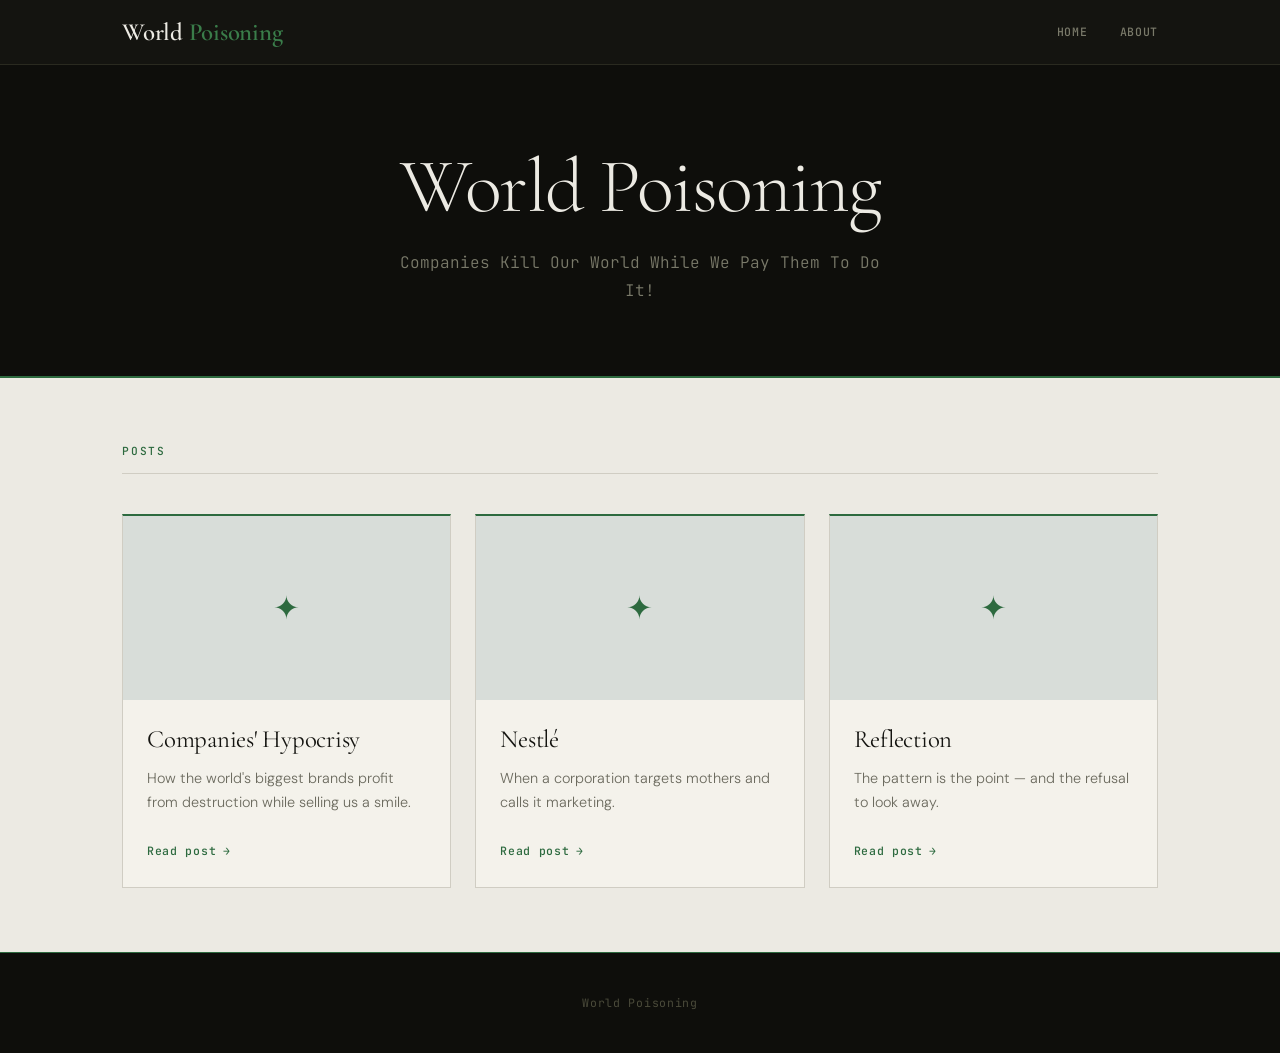
<file: index.html>
<!DOCTYPE html>
<html lang="en">
<head>
  <meta charset="UTF-8" />
  <meta name="viewport" content="width=device-width, initial-scale=1.0" />
  <title>World Poisoning</title>
  <link rel="stylesheet" href="style.css" />
</head>
<body>

  <header class="site-header">
    <div class="header-inner">
      <a href="index.html" class="site-logo">World <span>Poisoning</span></a>
      <nav>
        <ul class="site-nav">
          <li><a href="index.html">Home</a></li>
          <li><a href="about.html">About</a></li>
        </ul>
      </nav>
    </div>
  </header>

  <section class="hero">
    <h1>World Poisoning</h1>
    <p>Companies Kill Our World While We Pay Them To Do It!</p>
  </section>

  <main class="posts-section">
    <p class="section-label">Posts</p>

    <div class="posts-grid">

      <!-- POST 1 -->
      <a href="companies-hypocrisy.html" class="post-card">
        <div class="card-img no-image">✦</div>
        <div class="card-body">
          <h2 class="card-title">Companies' Hypocrisy</h2>
          <p class="card-excerpt">How the world's biggest brands profit from destruction while selling us a smile.</p>
          <span class="card-link">Read post</span>
        </div>
      </a>

      <!-- POST 2 -->
      <a href="nestle.html" class="post-card">
        <div class="card-img no-image">✦</div>
        <div class="card-body">
          <h2 class="card-title">Nestlé</h2>
          <p class="card-excerpt">When a corporation targets mothers and calls it marketing.</p>
          <span class="card-link">Read post</span>
        </div>
      </a>

      <!-- POST 3 -->
      <a href="reflection.html" class="post-card">
        <div class="card-img no-image">✦</div>
        <div class="card-body">
          <h2 class="card-title">Reflection</h2>
          <p class="card-excerpt">The pattern is the point — and the refusal to look away.</p>
          <span class="card-link">Read post</span>
        </div>
      </a>

      <!-- TO ADD A NEW POST: copy one block above, paste it here,
           change the href, title, and description -->

    </div>
  </main>

  <footer class="site-footer">
    <p>World Poisoning</p>
  </footer>

</body>
</html>
</file>
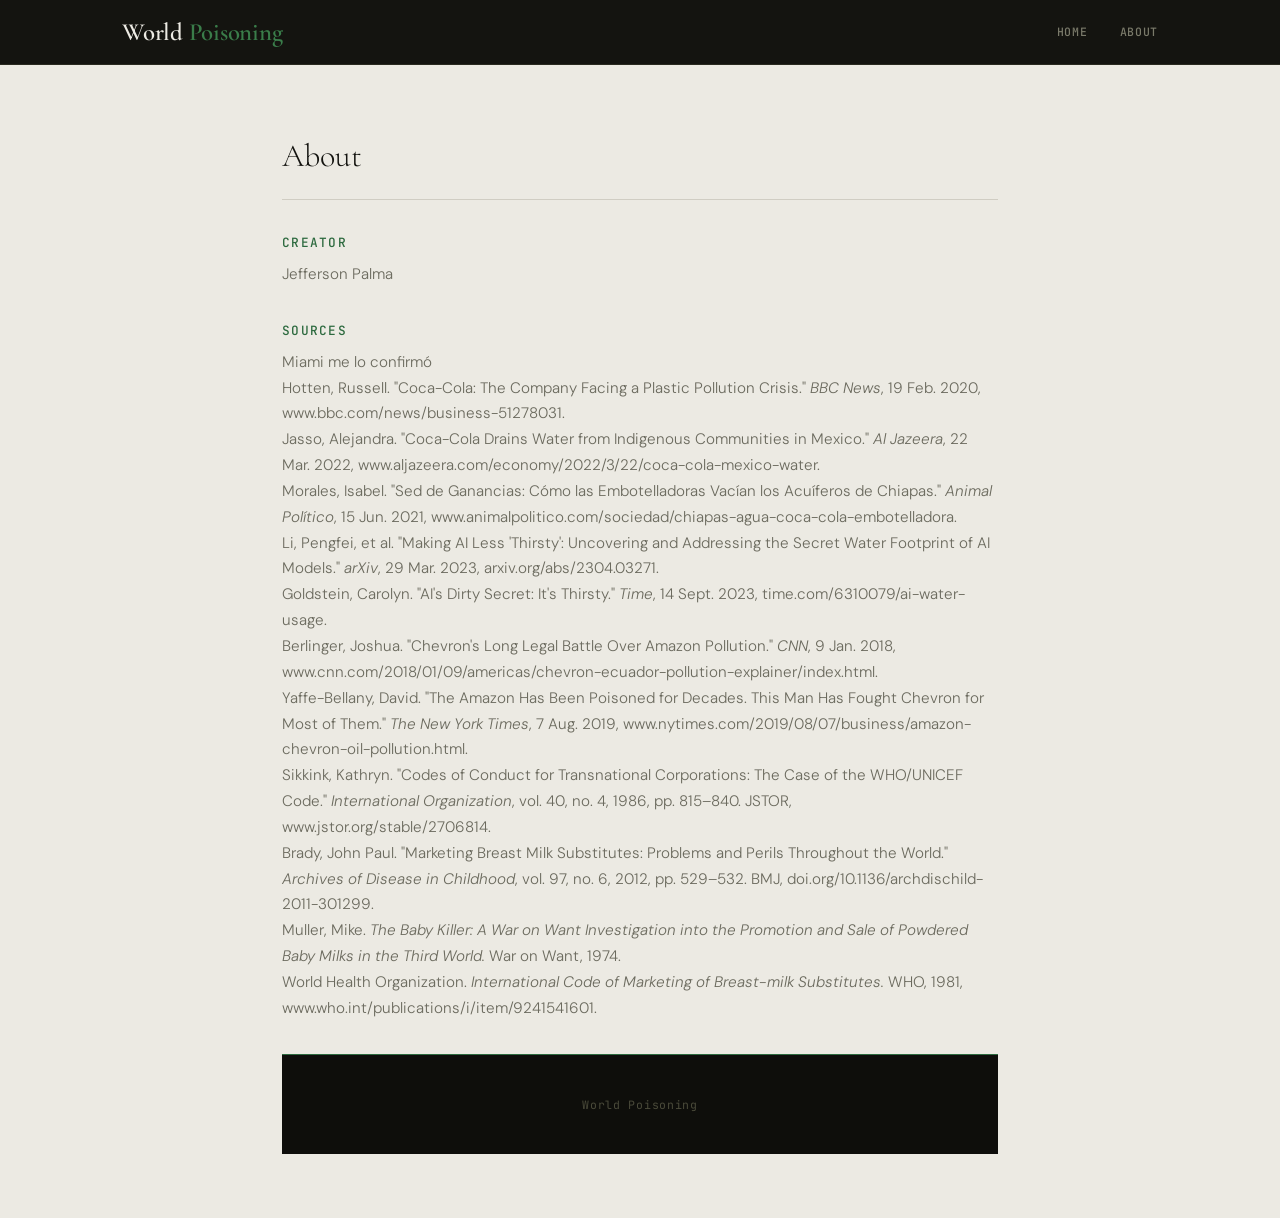
<file: about.html>
<!DOCTYPE html>
<html lang="en">
<head>
  <meta charset="UTF-8" />
  <meta name="viewport" content="width=device-width, initial-scale=1.0" />
  <title>About — World Poisoning</title>
  <link rel="stylesheet" href="style.css" />
</head>
<body>

  <header class="site-header">
    <div class="header-inner">
      <a href="index.html" class="site-logo">World <span>Poisoning</span></a>
      <nav>
        <ul class="site-nav">
          <li><a href="index.html">Home</a></li>
          <li><a href="about.html">About</a></li>
        </ul>
      </nav>
    </div>
  </header>

  <section class="about-section">
    <h2>About</h2>

    <div class="about-block">
      <h3>Creator</h3>
      <p>Jefferson Palma</p>
    </div>

 <div class="about-block">
  <h3>Sources</h3>
  <p>Miami me lo confirmó</p>

  <p>Hotten, Russell. "Coca-Cola: The Company Facing a Plastic Pollution Crisis." <em>BBC News</em>, 19 Feb. 2020, <a href="https://www.bbc.com/news/business-51278031">www.bbc.com/news/business-51278031</a>.</p>

  <p>Jasso, Alejandra. "Coca-Cola Drains Water from Indigenous Communities in Mexico." <em>Al Jazeera</em>, 22 Mar. 2022, <a href="https://www.aljazeera.com/economy/2022/3/22/coca-cola-mexico-water">www.aljazeera.com/economy/2022/3/22/coca-cola-mexico-water</a>.</p>

  <p>Morales, Isabel. "Sed de Ganancias: Cómo las Embotelladoras Vacían los Acuíferos de Chiapas." <em>Animal Político</em>, 15 Jun. 2021, <a href="https://www.animalpolitico.com/sociedad/chiapas-agua-coca-cola-embotelladora">www.animalpolitico.com/sociedad/chiapas-agua-coca-cola-embotelladora</a>.</p>

  <p>Li, Pengfei, et al. "Making AI Less 'Thirsty': Uncovering and Addressing the Secret Water Footprint of AI Models." <em>arXiv</em>, 29 Mar. 2023, <a href="https://arxiv.org/abs/2304.03271">arxiv.org/abs/2304.03271</a>.</p>

  <p>Goldstein, Carolyn. "AI's Dirty Secret: It's Thirsty." <em>Time</em>, 14 Sept. 2023, <a href="https://time.com/6310079/ai-water-usage/">time.com/6310079/ai-water-usage</a>.</p>

  <p>Berlinger, Joshua. "Chevron's Long Legal Battle Over Amazon Pollution." <em>CNN</em>, 9 Jan. 2018, <a href="https://www.cnn.com/2018/01/09/americas/chevron-ecuador-pollution-explainer/index.html">www.cnn.com/2018/01/09/americas/chevron-ecuador-pollution-explainer/index.html</a>.</p>

  <p>Yaffe-Bellany, David. "The Amazon Has Been Poisoned for Decades. This Man Has Fought Chevron for Most of Them." <em>The New York Times</em>, 7 Aug. 2019, <a href="https://www.nytimes.com/2019/08/07/business/amazon-chevron-oil-pollution.html">www.nytimes.com/2019/08/07/business/amazon-chevron-oil-pollution.html</a>.</p>

  <p>Sikkink, Kathryn. "Codes of Conduct for Transnational Corporations: The Case of the WHO/UNICEF Code." <em>International Organization</em>, vol. 40, no. 4, 1986, pp. 815–840. JSTOR, <a href="https://www.jstor.org/stable/2706814">www.jstor.org/stable/2706814</a>.</p>

  <p>Brady, John Paul. "Marketing Breast Milk Substitutes: Problems and Perils Throughout the World." <em>Archives of Disease in Childhood</em>, vol. 97, no. 6, 2012, pp. 529–532. BMJ, <a href="https://doi.org/10.1136/archdischild-2011-301299">doi.org/10.1136/archdischild-2011-301299</a>.</p>

  <p>Muller, Mike. <em>The Baby Killer: A War on Want Investigation into the Promotion and Sale of Powdered Baby Milks in the Third World.</em> War on Want, 1974.</p>

  <p>World Health Organization. <em>International Code of Marketing of Breast-milk Substitutes.</em> WHO, 1981, <a href="https://www.who.int/publications/i/item/9241541601">www.who.int/publications/i/item/9241541601</a>.</p>
</div>

<footer class="site-footer">
  <p>World Poisoning</p>
</footer>
</body>
</html>
</file>
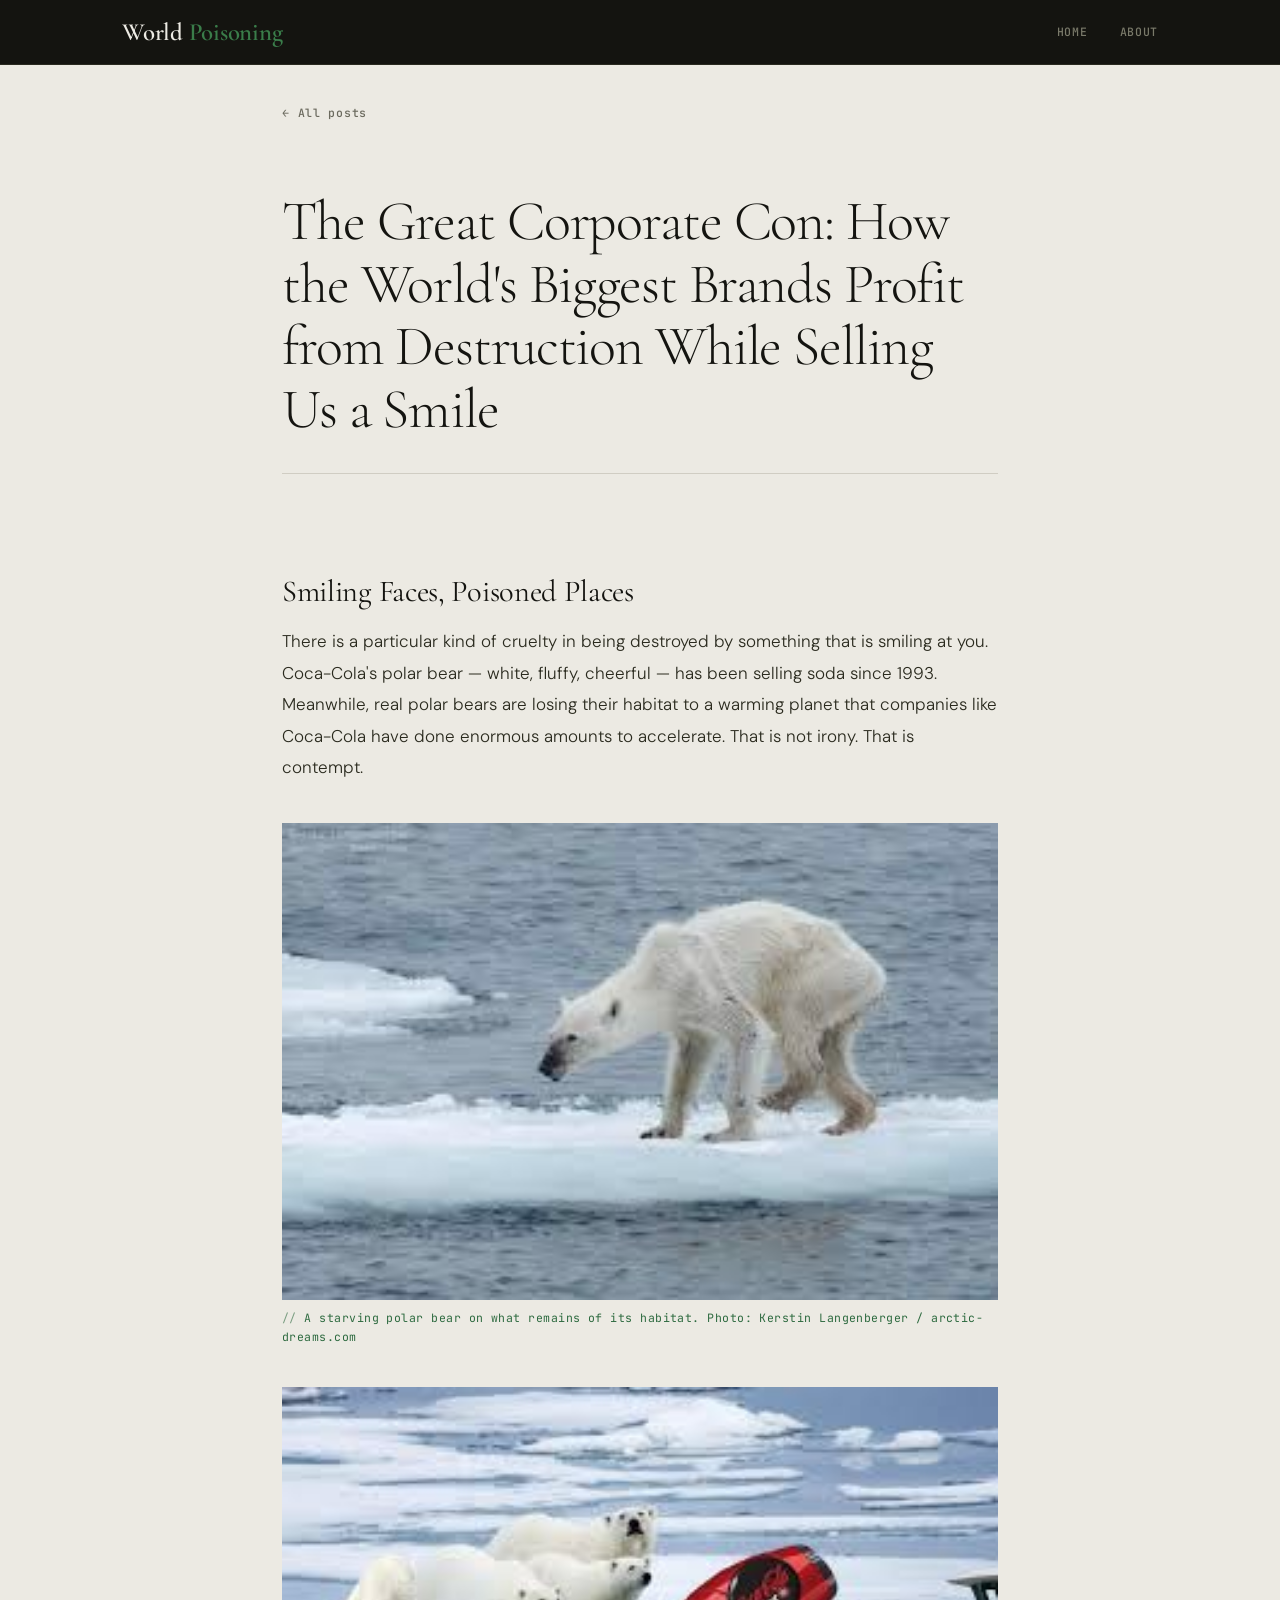
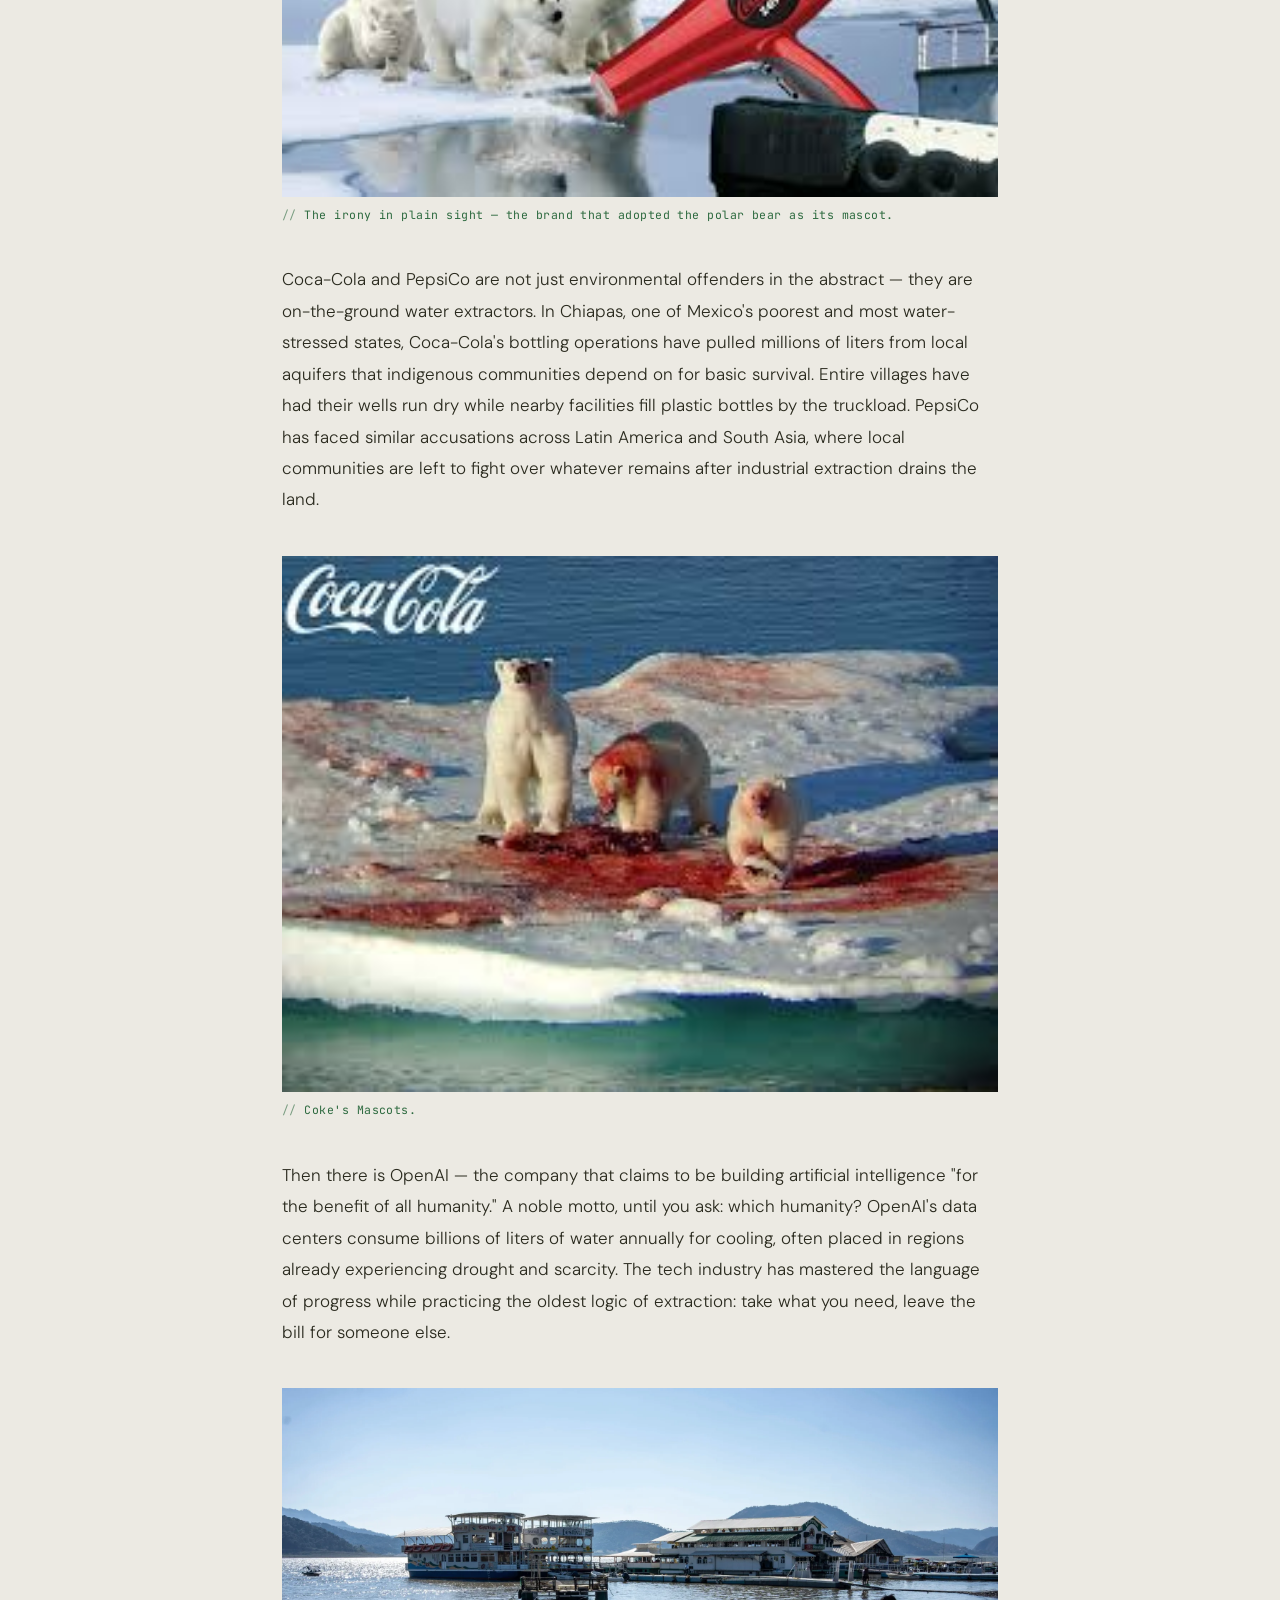
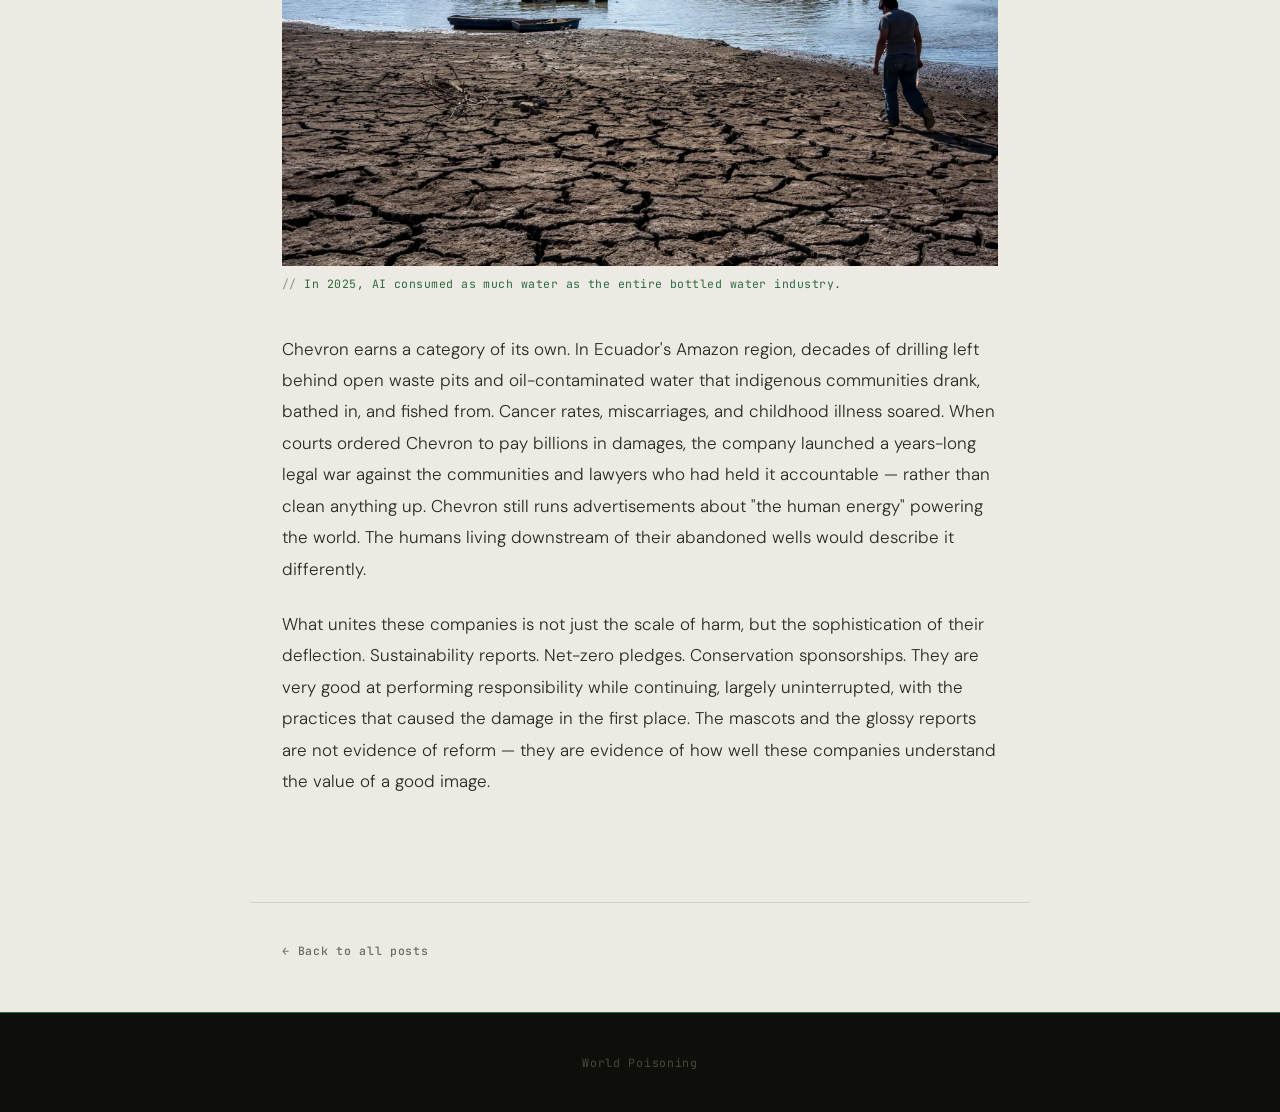
<file: companies-hypocrisy.html>
<!DOCTYPE html>
<html lang="en">
<head>
  <meta charset="UTF-8" />
  <meta name="viewport" content="width=device-width, initial-scale=1.0" />
  <title>Companies' Hypocrisy — World Poisoning</title>
  <link rel="stylesheet" href="style.css" />
</head>
<body>

  <header class="site-header">
    <div class="header-inner">
      <a href="index.html" class="site-logo">World <span>Poisoning</span></a>
      <nav>
        <ul class="site-nav">
          <li><a href="index.html">Home</a></li>
          <li><a href="about.html">About</a></li>
        </ul>
      </nav>
    </div>
  </header>

  <div class="back-wrap">
    <a href="index.html" class="back-link">All posts</a>
  </div>

  <header class="post-header">
    <h1 class="post-title">The Great Corporate Con: How the World's Biggest Brands Profit from Destruction While Selling Us a Smile</h1>
  </header>

  <article class="post-body">

    <h2>Smiling Faces, Poisoned Places</h2>

    <p>
      There is a particular kind of cruelty in being destroyed by something that is smiling at you.
      Coca-Cola's polar bear — white, fluffy, cheerful — has been selling soda since 1993. Meanwhile,
      real polar bears are losing their habitat to a warming planet that companies like Coca-Cola have
      done enormous amounts to accelerate. That is not irony. That is contempt.
    </p>

    <figure>
      <img src="img/skinny.jpeg" alt="A severely emaciated polar bear standing on a shrinking ice floe" />
      <figcaption>A starving polar bear on what remains of its habitat. Photo: Kerstin Langenberger / arctic-dreams.com</figcaption>
    </figure>

    <figure>
      <img src="img/melting.jpeg" alt="Satirical image of a Coca-Cola branded hairdryer pointed at polar bears on ice" />
      <figcaption>The irony in plain sight — the brand that adopted the polar bear as its mascot.</figcaption>
    </figure>

    <p>
      Coca-Cola and PepsiCo are not just environmental offenders in the abstract — they are on-the-ground
      water extractors. In Chiapas, one of Mexico's poorest and most water-stressed states, Coca-Cola's
      bottling operations have pulled millions of liters from local aquifers that indigenous communities
      depend on for basic survival. Entire villages have had their wells run dry while nearby facilities
      fill plastic bottles by the truckload. PepsiCo has faced similar accusations across Latin America
      and South Asia, where local communities are left to fight over whatever remains after industrial
      extraction drains the land.
    </p>

    <figure>
      <img src="img/cocaoso.jpeg" alt="Cracked, dried lake bed with boats stranded in shallow water" />
      <figcaption>Coke's Mascots.</figcaption>
    </figure>

    <p>
      Then there is OpenAI — the company that claims to be building artificial intelligence "for the benefit
      of all humanity." A noble motto, until you ask: which humanity? OpenAI's data centers consume billions
      of liters of water annually for cooling, often placed in regions already experiencing drought and
      scarcity. The tech industry has mastered the language of progress while practicing the oldest logic
      of extraction: take what you need, leave the bill for someone else.
    </p>

    <figure>
      <img src="img/waterless.jpeg" alt="Statistic: In 2025, AI used as much water as the entire bottled water industry" />
      <figcaption>In 2025, AI consumed as much water as the entire bottled water industry.</figcaption>
    </figure>

    <p>
      Chevron earns a category of its own. In Ecuador's Amazon region, decades of drilling left behind
      open waste pits and oil-contaminated water that indigenous communities drank, bathed in, and fished
      from. Cancer rates, miscarriages, and childhood illness soared. When courts ordered Chevron to pay
      billions in damages, the company launched a years-long legal war against the communities and lawyers
      who had held it accountable — rather than clean anything up. Chevron still runs advertisements about
      "the human energy" powering the world. The humans living downstream of their abandoned wells would
      describe it differently.
    </p>

    <p>
      What unites these companies is not just the scale of harm, but the sophistication of their deflection.
      Sustainability reports. Net-zero pledges. Conservation sponsorships. They are very good at performing
      responsibility while continuing, largely uninterrupted, with the practices that caused the damage in
      the first place. The mascots and the glossy reports are not evidence of reform — they are evidence
      of how well these companies understand the value of a good image.
    </p>

  </article>

  <hr class="post-divider" />

  <div class="back-wrap" style="padding-bottom: 3rem;">
    <a href="index.html" class="back-link">Back to all posts</a>
  </div>

  <footer class="site-footer">
    <p>World Poisoning</p>
  </footer>

</body>
</html>
</file>
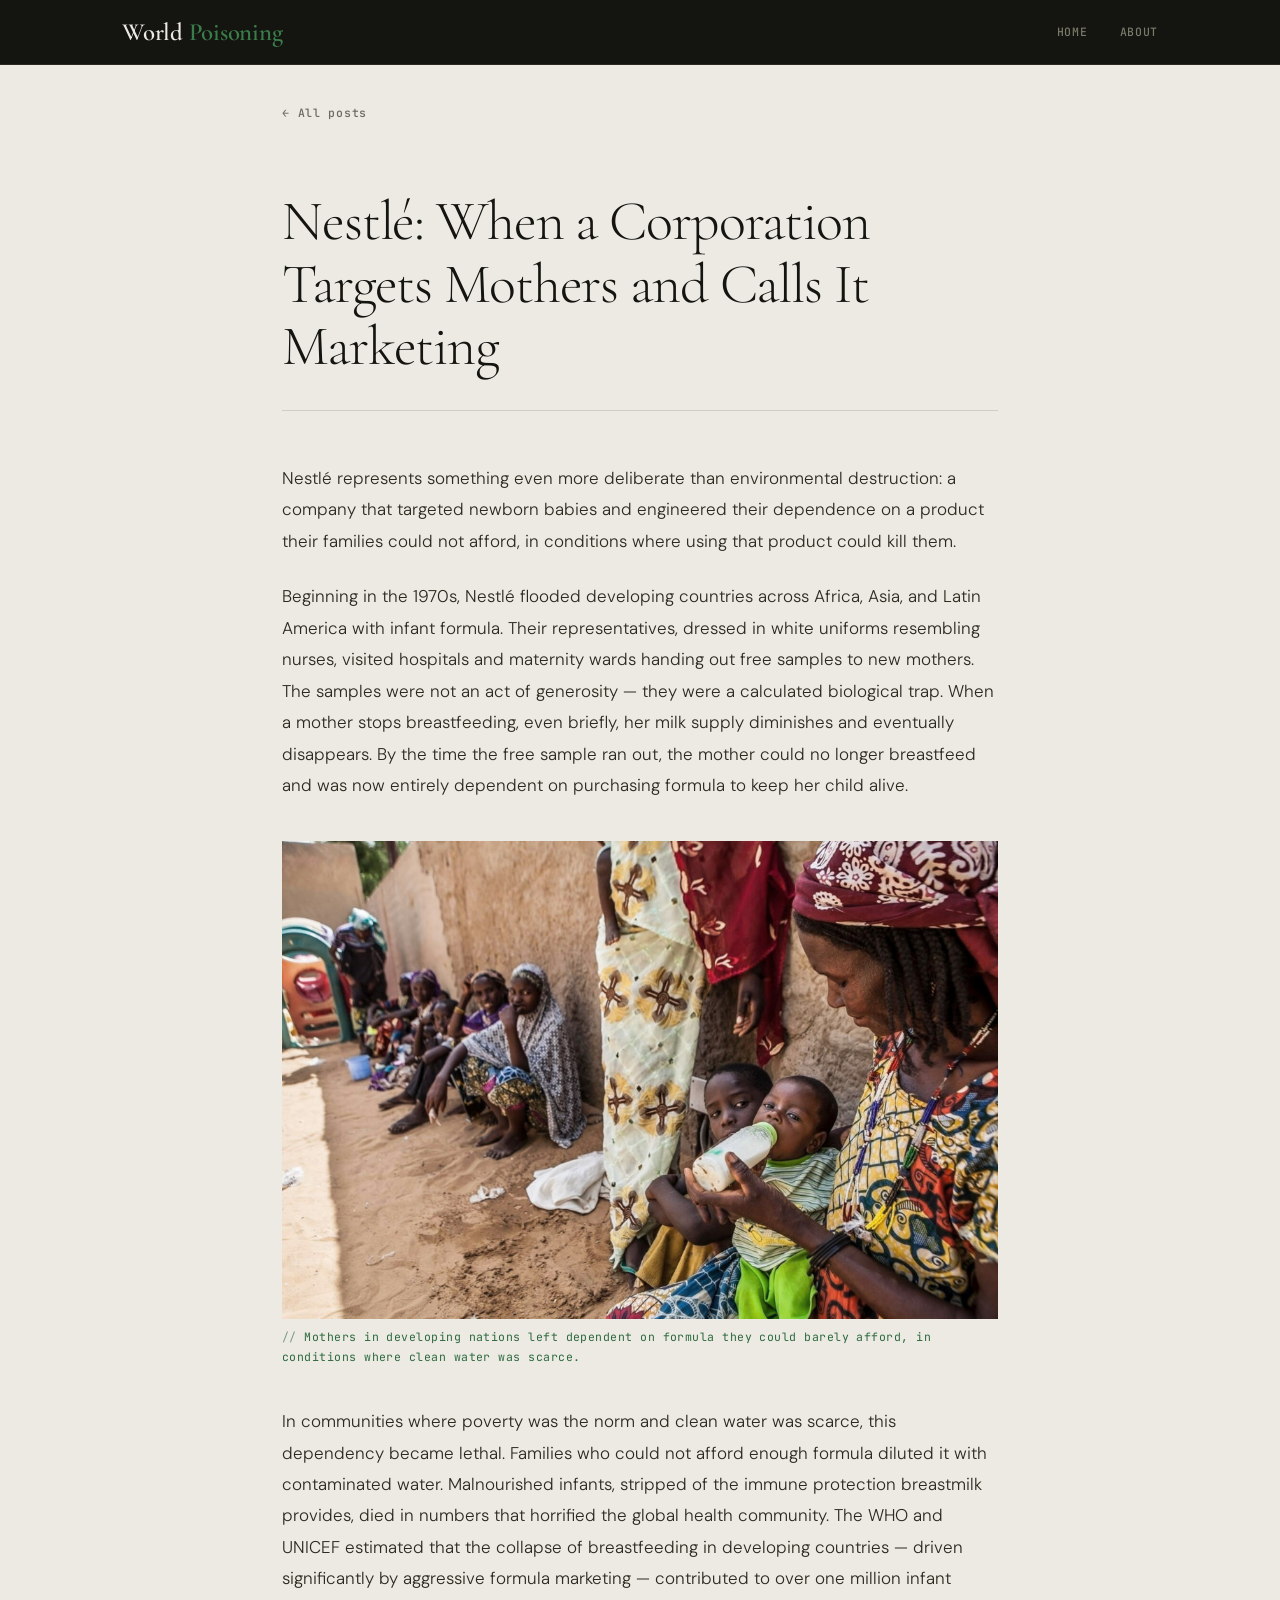
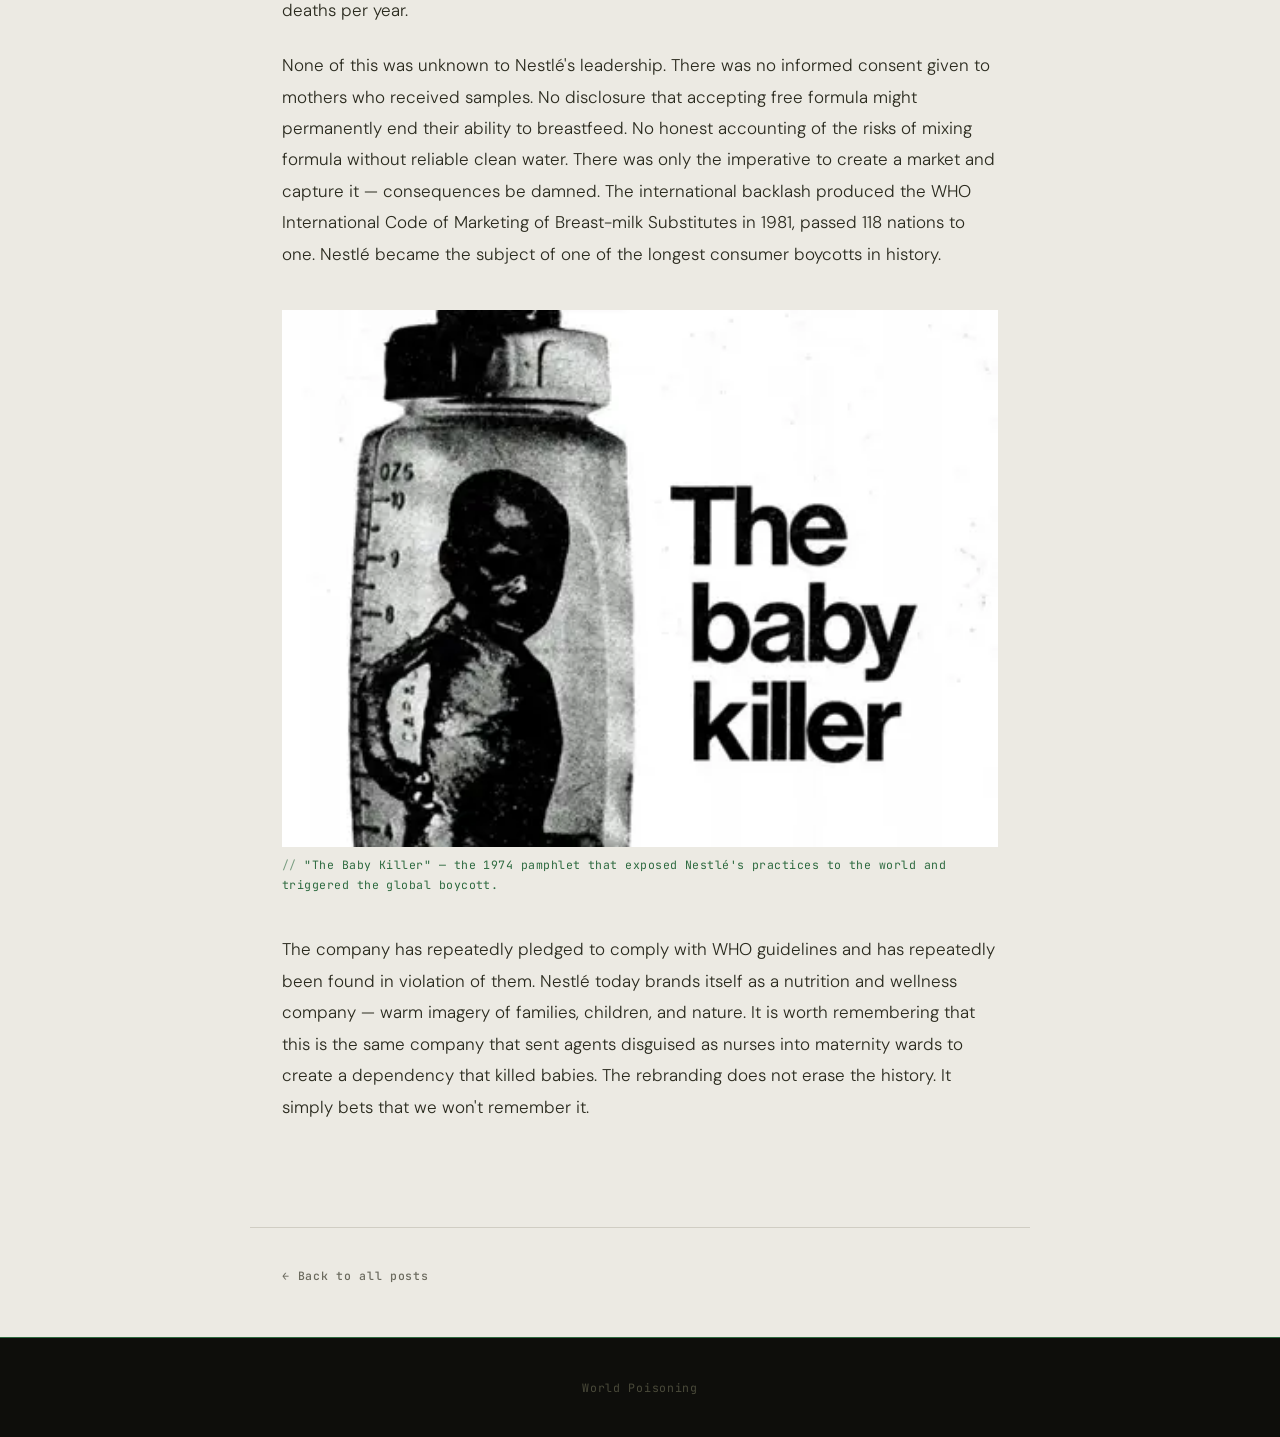
<file: nestle.html>
<!DOCTYPE html>
<html lang="en">
<head>
  <meta charset="UTF-8" />
  <meta name="viewport" content="width=device-width, initial-scale=1.0" />
  <title>Nestlé — World Poisoning</title>
  <link rel="stylesheet" href="style.css" />
</head>
<body>

  <header class="site-header">
    <div class="header-inner">
      <a href="index.html" class="site-logo">World <span>Poisoning</span></a>
      <nav>
        <ul class="site-nav">
          <li><a href="index.html">Home</a></li>
          <li><a href="about.html">About</a></li>
        </ul>
      </nav>
    </div>
  </header>

  <div class="back-wrap">
    <a href="index.html" class="back-link">All posts</a>
  </div>

  <header class="post-header">
    <h1 class="post-title">Nestlé: When a Corporation Targets Mothers and Calls It Marketing</h1>
  </header>

  <article class="post-body">

    <p>
      Nestlé represents something even more deliberate than environmental destruction: a company that
      targeted newborn babies and engineered their dependence on a product their families could not afford,
      in conditions where using that product could kill them.
    </p>

    <p>
      Beginning in the 1970s, Nestlé flooded developing countries across Africa, Asia, and Latin America
      with infant formula. Their representatives, dressed in white uniforms resembling nurses, visited
      hospitals and maternity wards handing out free samples to new mothers. The samples were not an act
      of generosity — they were a calculated biological trap. When a mother stops breastfeeding, even
      briefly, her milk supply diminishes and eventually disappears. By the time the free sample ran out,
      the mother could no longer breastfeed and was now entirely dependent on purchasing formula to keep
      her child alive.
    </p>

    <figure>
      <img src="img/lotsk.jpg" alt="A mother in a developing country bottle-feeding her infant with formula" />
      <figcaption>Mothers in developing nations left dependent on formula they could barely afford, in conditions where clean water was scarce.</figcaption>
    </figure>

    <p>
      In communities where poverty was the norm and clean water was scarce, this dependency became lethal.
      Families who could not afford enough formula diluted it with contaminated water. Malnourished infants,
      stripped of the immune protection breastmilk provides, died in numbers that horrified the global
      health community. The WHO and UNICEF estimated that the collapse of breastfeeding in developing
      countries — driven significantly by aggressive formula marketing — contributed to over one million
      infant deaths per year.
    </p>

    <p>
      None of this was unknown to Nestlé's leadership. There was no informed consent given to mothers
      who received samples. No disclosure that accepting free formula might permanently end their ability
      to breastfeed. No honest accounting of the risks of mixing formula without reliable clean water.
      There was only the imperative to create a market and capture it — consequences be damned. The
      international backlash produced the WHO International Code of Marketing of Breast-milk Substitutes
      in 1981, passed 118 nations to one. Nestlé became the subject of one of the longest consumer
      boycotts in history.
    </p>

    <figure>
      <img src="img/killer.jpeg" alt="The Baby Killer — 1974 pamphlet that exposed Nestlé's infant formula marketing practices" />
      <figcaption>"The Baby Killer" — the 1974 pamphlet that exposed Nestlé's practices to the world and triggered the global boycott.</figcaption>
    </figure>

    <p>
      The company has repeatedly pledged to comply with WHO guidelines and has repeatedly been found
      in violation of them. Nestlé today brands itself as a nutrition and wellness company — warm imagery
      of families, children, and nature. It is worth remembering that this is the same company that sent
      agents disguised as nurses into maternity wards to create a dependency that killed babies.
      The rebranding does not erase the history. It simply bets that we won't remember it.
    </p>

  </article>

  <hr class="post-divider" />

  <div class="back-wrap" style="padding-bottom: 3rem;">
    <a href="index.html" class="back-link">Back to all posts</a>
  </div>

  <footer class="site-footer">
    <p>World Poisoning</p>
  </footer>

</body>
</html>
</file>
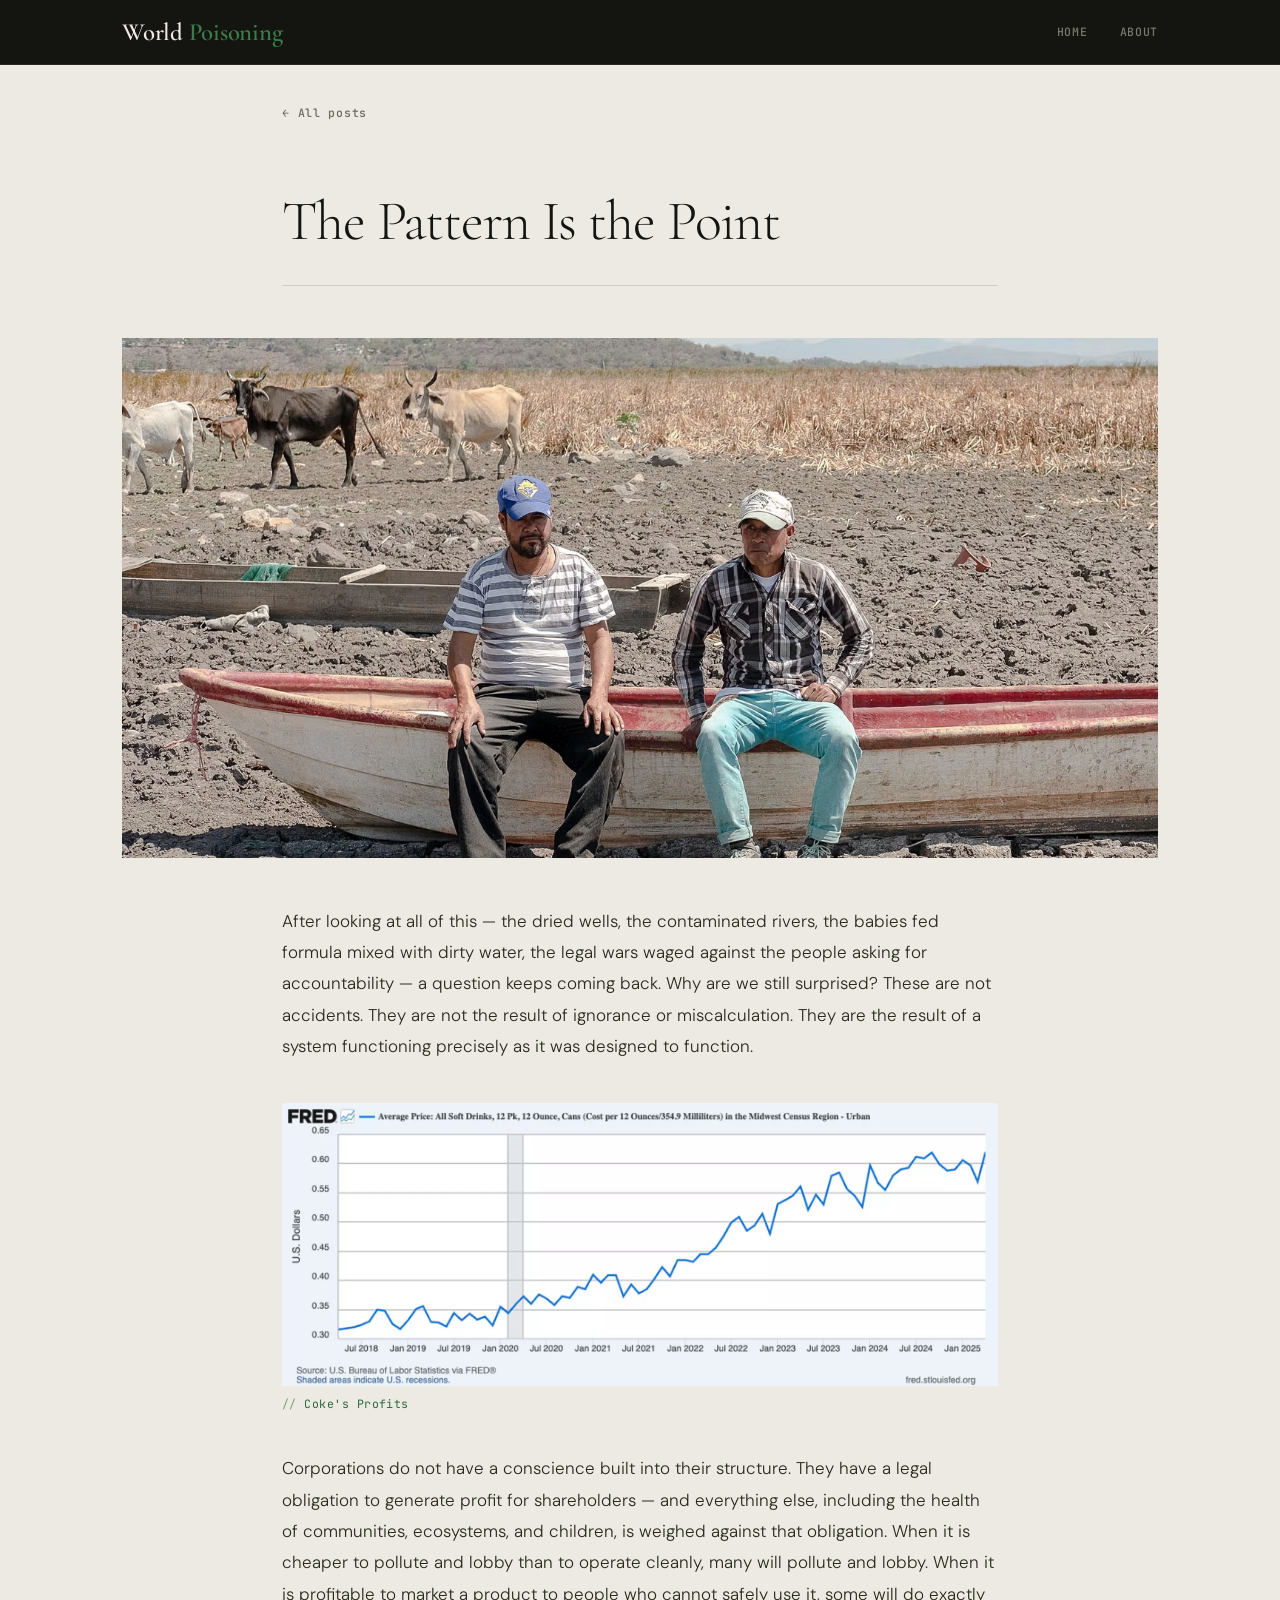
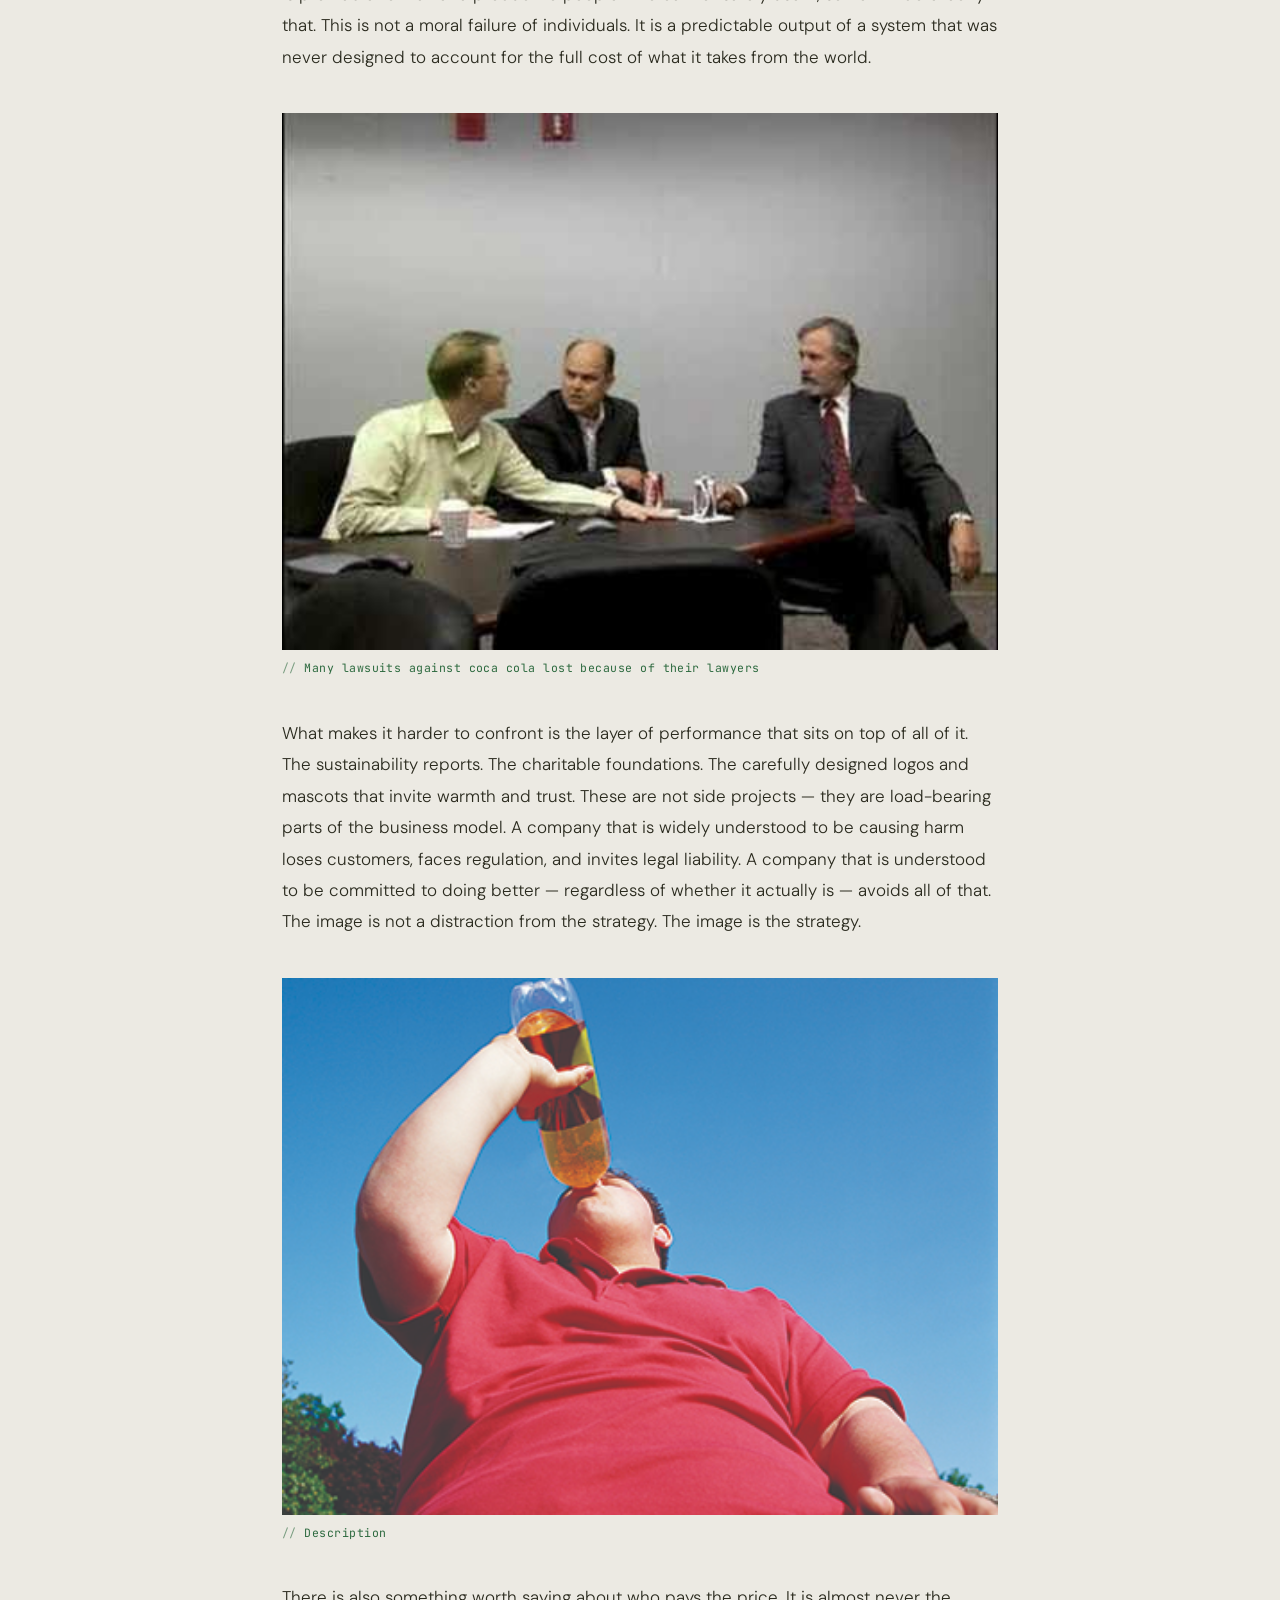
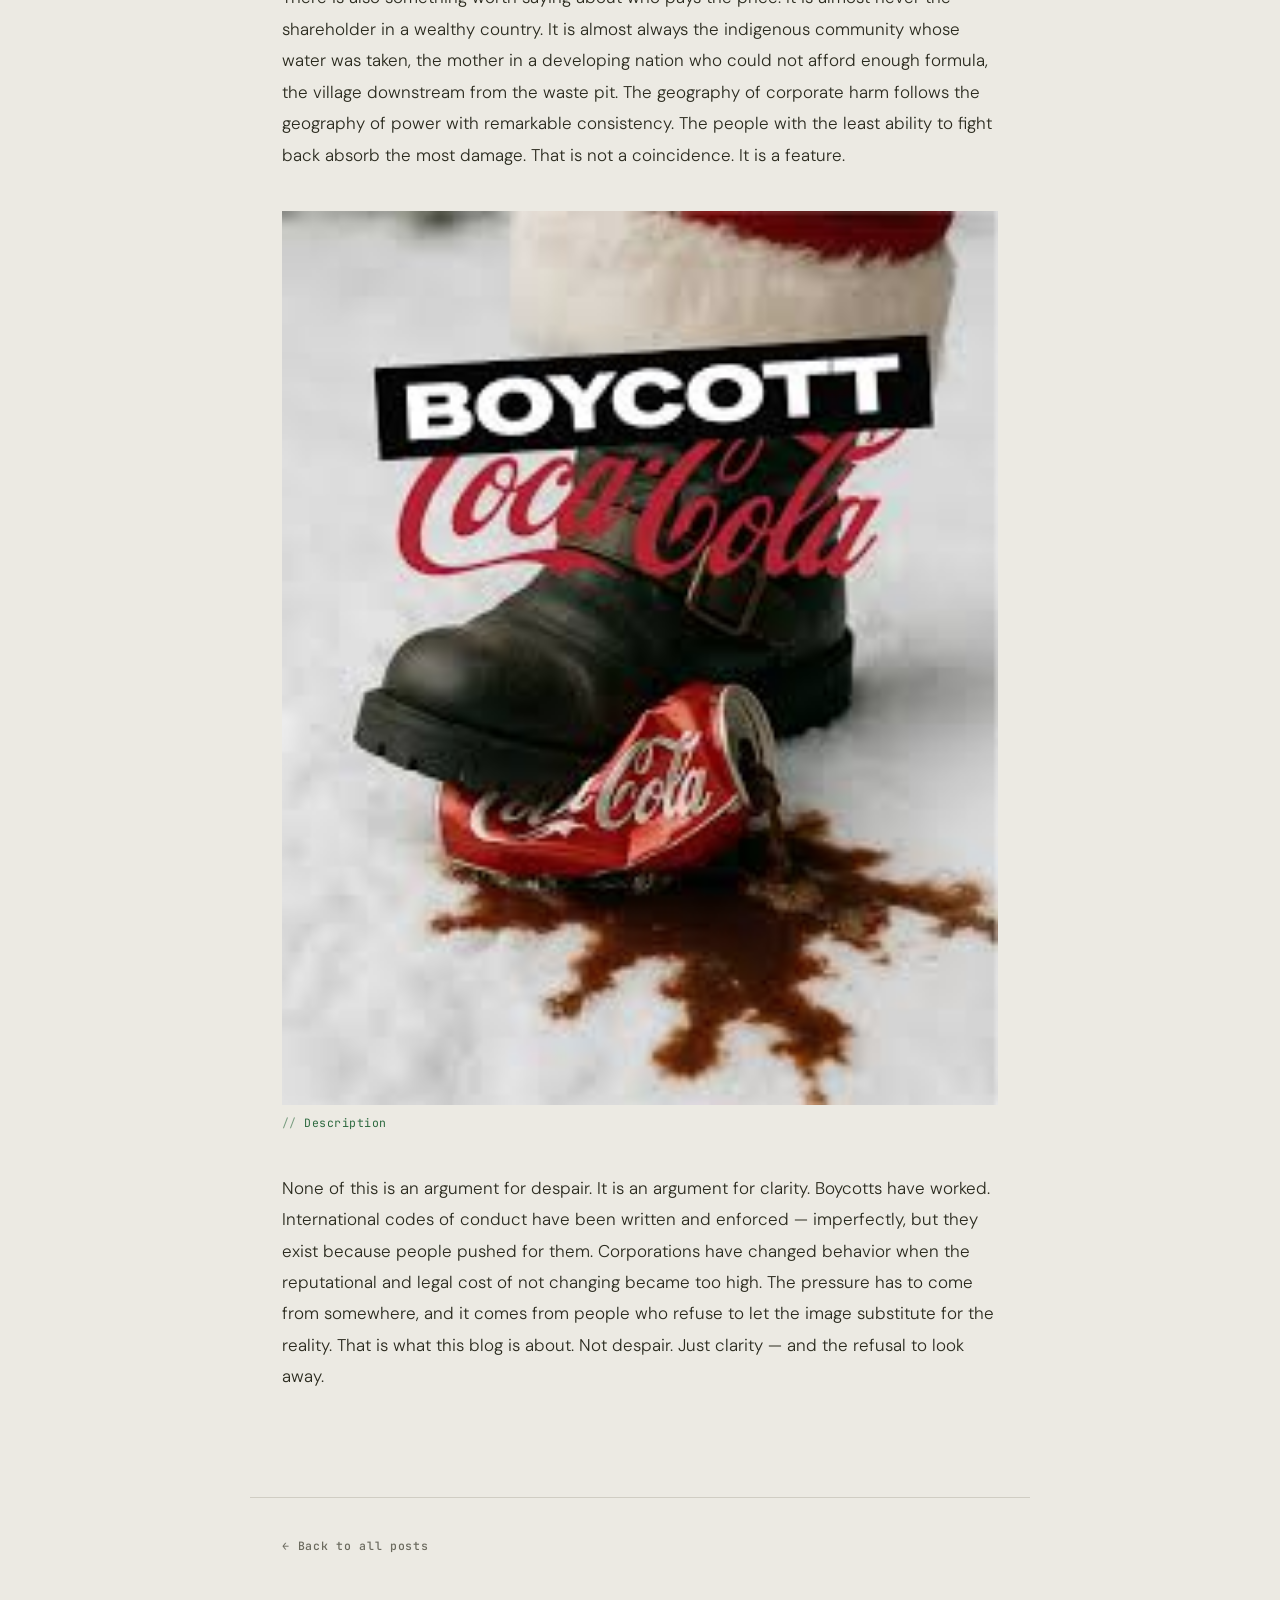
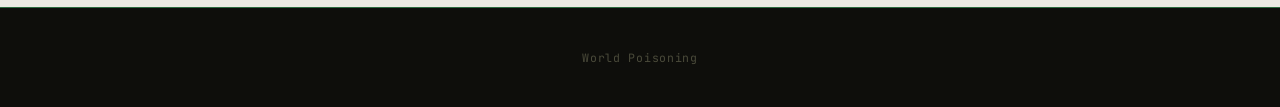
<file: reflection.html>
<!DOCTYPE html>
<html lang="en">
<head>
  <meta charset="UTF-8" />
  <meta name="viewport" content="width=device-width, initial-scale=1.0" />
  <title>Reflection — World Poisoning</title>
  <link rel="stylesheet" href="style.css" />
</head>
<body>

  <header class="site-header">
    <div class="header-inner">
      <a href="index.html" class="site-logo">World <span>Poisoning</span></a>
      <nav>
        <ul class="site-nav">
          <li><a href="index.html">Home</a></li>
          <li><a href="about.html">About</a></li>
        </ul>
      </nav>
    </div>
  </header>

  <div class="back-wrap">
    <a href="index.html" class="back-link">All posts</a>
  </div>

  <header class="post-header">
    <h1 class="post-title">The Pattern Is the Point</h1>
  </header>

  <!-- COVER IMAGE — replace src with your file, or delete this block -->
  <div class="post-cover">
    <img src="img/nowater.jpeg" alt="Description" />
  </div>

  <article class="post-body">

    <p>
      After looking at all of this — the dried wells, the contaminated rivers, the babies fed formula
      mixed with dirty water, the legal wars waged against the people asking for accountability — a
      question keeps coming back. Why are we still surprised? These are not accidents. They are not
      the result of ignorance or miscalculation. They are the result of a system functioning precisely
      as it was designed to function.
    </p>

    <figure>
      <img src="img/cokestat.jpeg" alt="" />
      <figcaption>Coke's Profits</figcaption>
    </figure>

    <p>
      Corporations do not have a conscience built into their structure. They have a legal obligation
      to generate profit for shareholders — and everything else, including the health of communities,
      ecosystems, and children, is weighed against that obligation. When it is cheaper to pollute
      and lobby than to operate cleanly, many will pollute and lobby. When it is profitable to market
      a product to people who cannot safely use it, some will do exactly that. This is not a moral
      failure of individuals. It is a predictable output of a system that was never designed to
      account for the full cost of what it takes from the world.
    </p>

    <figure>
      <img src="img/lawyers.jpeg" alt="Description" />
      <figcaption>Many lawsuits against coca cola lost because of their lawyers</figcaption>
    </figure>

    <p>
      What makes it harder to confront is the layer of performance that sits on top of all of it.
      The sustainability reports. The charitable foundations. The carefully designed logos and mascots
      that invite warmth and trust. These are not side projects — they are load-bearing parts of the
      business model. A company that is widely understood to be causing harm loses customers, faces
      regulation, and invites legal liability. A company that is understood to be committed to
      doing better — regardless of whether it actually is — avoids all of that. The image is not
      a distraction from the strategy. The image is the strategy.
    </p>

    <figure>
      <img src="img/obesity.jpeg" alt="Description" />
      <figcaption>Description</figcaption>
    </figure>

    <p>
      There is also something worth saying about who pays the price. It is almost never the
      shareholder in a wealthy country. It is almost always the indigenous community whose water
      was taken, the mother in a developing nation who could not afford enough formula, the
      village downstream from the waste pit. The geography of corporate harm follows the geography
      of power with remarkable consistency. The people with the least ability to fight back absorb
      the most damage. That is not a coincidence. It is a feature.
    </p>

    <figure>
      <img src="img/boycott.jpeg" alt="Description" />
      <figcaption>Description</figcaption>
    </figure>

    <p>
      None of this is an argument for despair. It is an argument for clarity. Boycotts have worked.
      International codes of conduct have been written and enforced — imperfectly, but they exist
      because people pushed for them. Corporations have changed behavior when the reputational and
      legal cost of not changing became too high. The pressure has to come from somewhere, and it
      comes from people who refuse to let the image substitute for the reality. That is what
      this blog is about. Not despair. Just clarity — and the refusal to look away.
    </p>

  </article>

  <hr class="post-divider" />

  <div class="back-wrap" style="padding-bottom: 3rem;">
    <a href="index.html" class="back-link">Back to all posts</a>
  </div>

  <footer class="site-footer">
    <p>World Poisoning</p>
  </footer>

</body>
</html>
</file>
<file: style.css>
@import url('https://fonts.googleapis.com/css2?family=Cormorant+Garamond:ital,wght@0,300;0,400;0,600;1,300;1,400&family=DM+Sans:wght@300;400;500&family=JetBrains+Mono:wght@400;500&display=swap');

:root {
  --bg:          #eceae3;
  --surface:     #f4f2eb;
  --text:        #141410;
  --text-muted:  #6b6a5e;
  --accent:      #2d6a3f;
  --accent-soft: #c8dece;
  --accent-glow: #3a7d4a;
  --border:      #d0cdc3;
  --font-display: 'Cormorant Garamond', Georgia, serif;
  --font-body:    'DM Sans', sans-serif;
  --font-mono:    'JetBrains Mono', monospace;
  --max-w:       780px;
  --wide-w:      1100px;
}

*, *::before, *::after { box-sizing: border-box; margin: 0; padding: 0; }
html { scroll-behavior: smooth; }
body {
  background-color: var(--bg);
  color: var(--text);
  font-family: var(--font-body);
  font-size: 17px;
  line-height: 1.7;
  -webkit-font-smoothing: antialiased;
}
a { color: inherit; text-decoration: none; }
img { display: block; max-width: 100%; height: auto; }

/* ─── Header ─── */
.site-header {
  background-color: var(--text);
  border-bottom: 1px solid #2a2a20;
  position: sticky;
  top: 0;
  z-index: 100;
}
.header-inner {
  max-width: var(--wide-w);
  margin: 0 auto;
  padding: 0 2rem;
  display: flex;
  align-items: center;
  justify-content: space-between;
  height: 64px;
}
.site-logo {
  font-family: var(--font-display);
  font-size: 1.55rem;
  font-weight: 600;
  letter-spacing: -0.01em;
  color: var(--bg);
}
.site-logo span { color: var(--accent-glow); }
.site-nav {
  display: flex;
  gap: 2rem;
  list-style: none;
  font-family: var(--font-mono);
  font-size: 0.72rem;
  font-weight: 500;
  letter-spacing: 0.06em;
  text-transform: uppercase;
}
.site-nav a { color: #7a7a6a; transition: color 0.2s; }
.site-nav a:hover { color: var(--accent-glow); }

/* ─── Hero ─── */
.hero {
  background-color: #0e0e0b;
  color: var(--bg);
  padding: 5rem 2rem 4.5rem;
  text-align: center;
  border-bottom: 2px solid var(--accent);
}
.hero h1 {
  font-family: var(--font-display);
  font-size: clamp(2.8rem, 6vw, 5rem);
  font-weight: 300;
  line-height: 1.1;
  letter-spacing: -0.02em;
  max-width: 700px;
  margin: 0 auto 1.25rem;
}
.hero p {
  font-size: 1rem;
  color: #7a7a6a;
  max-width: 480px;
  margin: 0 auto;
  font-weight: 300;
  font-family: var(--font-mono);
}

/* ─── Posts Section ─── */
.posts-section {
  max-width: var(--wide-w);
  margin: 0 auto;
  padding: 4rem 2rem;
}
.section-label {
  font-family: var(--font-mono);
  font-size: 0.7rem;
  font-weight: 500;
  letter-spacing: 0.16em;
  text-transform: uppercase;
  color: var(--accent);
  border-bottom: 1px solid var(--border);
  padding-bottom: 0.75rem;
  margin-bottom: 2.5rem;
}
.posts-grid {
  display: grid;
  grid-template-columns: repeat(auto-fill, minmax(300px, 1fr));
  gap: 1.5rem;
}
.post-card {
  background: var(--surface);
  border: 1px solid var(--border);
  border-top: 2px solid var(--accent);
  overflow: hidden;
  transition: box-shadow 0.25s, transform 0.25s;
  display: block;
}
.post-card:hover {
  box-shadow: 0 6px 28px rgba(45,106,63,0.1);
  transform: translateY(-2px);
}
.post-card .card-img {
  aspect-ratio: 16/9;
  overflow: hidden;
  background: var(--accent-soft);
}
.post-card .card-img img {
  width: 100%; height: 100%; object-fit: cover;
  transition: transform 0.5s ease;
  filter: grayscale(15%);
}
.post-card:hover .card-img img { transform: scale(1.04); filter: grayscale(0%); }
.card-img.no-image {
  display: flex;
  align-items: center;
  justify-content: center;
  background: #d8ddd9;
  color: var(--accent);
  font-size: 2rem;
  font-family: var(--font-mono);
}
.post-card .card-body { padding: 1.5rem; }
.card-title {
  font-family: var(--font-display);
  font-size: 1.55rem;
  font-weight: 400;
  line-height: 1.25;
  letter-spacing: -0.01em;
  margin-bottom: 0.75rem;
  color: var(--text);
}
.card-excerpt {
  font-size: 0.9rem;
  color: var(--text-muted);
  line-height: 1.65;
  margin-bottom: 1.25rem;
  font-weight: 300;
}
.card-link {
  display: inline-flex;
  align-items: center;
  gap: 0.4rem;
  font-family: var(--font-mono);
  font-size: 0.72rem;
  font-weight: 500;
  color: var(--accent);
  letter-spacing: 0.06em;
  transition: gap 0.2s;
}
.card-link:hover { gap: 0.7rem; }
.card-link::after { content: '→'; }

/* ─── Single Post ─── */
.post-header {
  max-width: var(--max-w);
  margin: 0 auto;
  padding: 4rem 2rem 2rem;
}
.post-title {
  font-family: var(--font-display);
  font-size: clamp(2rem, 5vw, 3.5rem);
  font-weight: 300;
  line-height: 1.12;
  letter-spacing: -0.02em;
  margin-bottom: 1.25rem;
  padding-bottom: 2rem;
  border-bottom: 1px solid var(--border);
}
.post-cover {
  max-width: var(--wide-w);
  margin: 0 auto 3rem;
  padding: 0 2rem;
}
.post-cover img {
  width: 100%;
  max-height: 520px;
  object-fit: cover;
  filter: grayscale(10%);
}
.post-body {
  max-width: var(--max-w);
  margin: 0 auto;
  padding: 0 2rem 5rem;
}
.post-body p {
  margin-bottom: 1.5rem;
  font-weight: 300;
  color: #2a2a1e;
  line-height: 1.85;
}
.post-body h2 {
  font-family: var(--font-display);
  font-size: 1.9rem;
  font-weight: 400;
  letter-spacing: -0.01em;
  margin: 3rem 0 1rem;
  line-height: 1.2;
}
.post-body figure { margin: 2.5rem 0; }
.post-body figure img {
  width: 100%;
  filter: grayscale(10%);
  transition: filter 0.3s;
}
.post-body figure img:hover { filter: grayscale(0%); }
.post-body figcaption {
  font-family: var(--font-mono);
  font-size: 0.72rem;
  color: var(--accent);
  text-align: left;
  margin-top: 0.5rem;
  letter-spacing: 0.04em;
}
.post-body figcaption::before { content: '// '; opacity: 0.6; }

/* ─── About Section ─── */
.about-section {
  max-width: var(--max-w);
  margin: 0 auto;
  padding: 4rem 2rem;
}
.about-section h2 {
  font-family: var(--font-display);
  font-size: 2rem;
  font-weight: 300;
  margin-bottom: 2rem;
  padding-bottom: 1rem;
  border-bottom: 1px solid var(--border);
}
.about-block { margin-bottom: 2rem; }
.about-block h3 {
  font-family: var(--font-mono);
  font-size: 0.8rem;
  font-weight: 500;
  letter-spacing: 0.1em;
  text-transform: uppercase;
  margin-bottom: 0.5rem;
  color: var(--accent);
}
.about-block p {
  font-size: 0.95rem;
  color: var(--text-muted);
  font-weight: 300;
}

/* ─── Misc ─── */
.post-divider {
  max-width: var(--max-w);
  margin: 0 auto;
  border: none;
  border-top: 1px solid var(--border);
}
.back-wrap {
  max-width: var(--max-w);
  margin: 0 auto;
  padding: 2rem 2rem 0;
}
.back-link {
  display: inline-flex;
  align-items: center;
  gap: 0.5rem;
  font-family: var(--font-mono);
  font-size: 0.72rem;
  font-weight: 500;
  color: var(--text-muted);
  letter-spacing: 0.06em;
  transition: color 0.2s, gap 0.2s;
}
.back-link::before { content: '← '; }
.back-link:hover { color: var(--accent); gap: 0.75rem; }

/* ─── Footer ─── */
.site-footer {
  background-color: #0e0e0b;
  color: #4a4a3a;
  text-align: center;
  padding: 2.5rem 2rem;
  font-family: var(--font-mono);
  font-size: 0.72rem;
  letter-spacing: 0.06em;
  border-top: 1px solid var(--accent);
}

/* ─── Responsive ─── */
@media (max-width: 768px) {
  .site-nav { display: none; }
}
</file>
